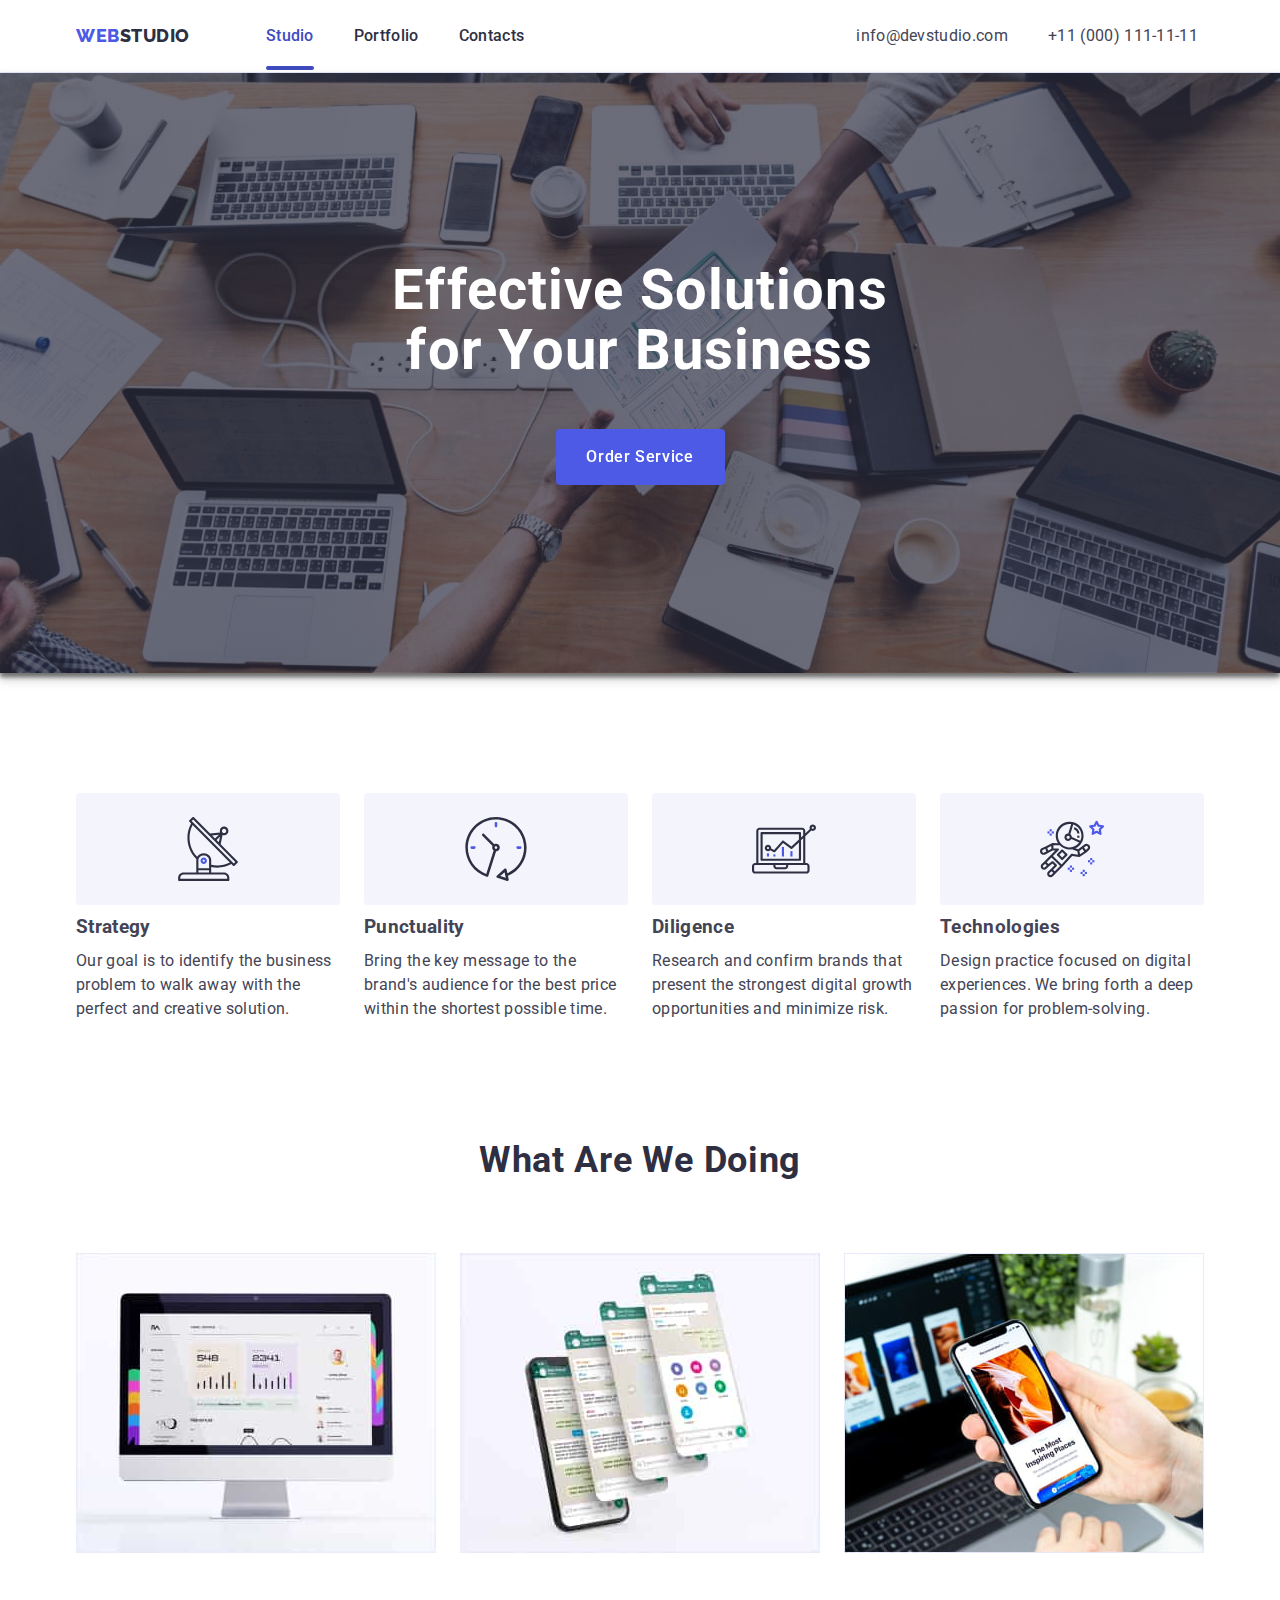
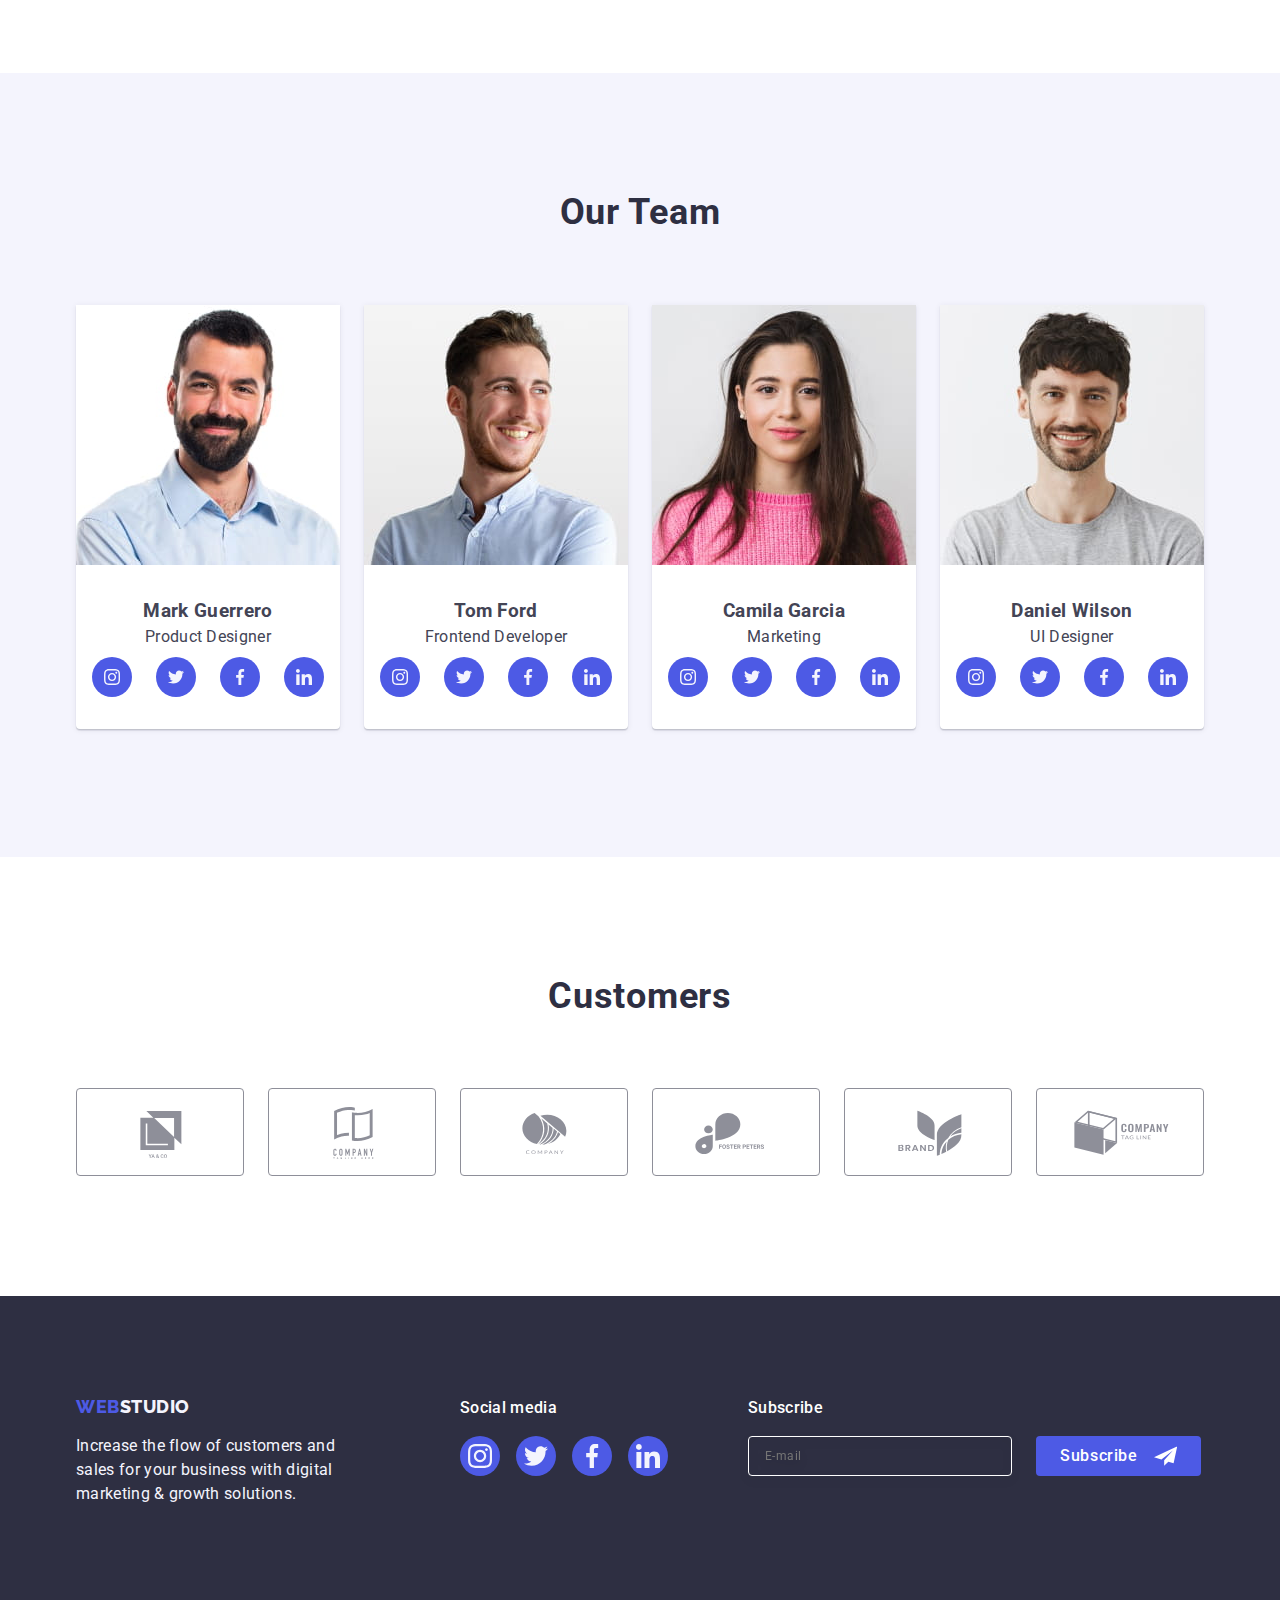
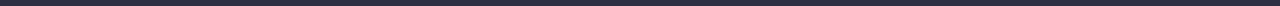
<file: index.html>
<!DOCTYPE html>
<html lang="en">
  <head>
    <meta charset="UTF-8" />
    <meta http-equiv="X-UA-Compatible" content="IE=edge" />
    <meta name="viewport" content="width=device-width, initial-scale=1.0" />
    <title>WebStudio</title>
    <link rel="preconnect" href="https://fonts.googleapis.com" />
    <link rel="preconnect" href="https://fonts.gstatic.com" crossorigin />
    <link
      href="https://fonts.googleapis.com/css2?family=Raleway:wght@800&family=Roboto:wght@400;500;700;900&display=swap"
      rel="stylesheet"
    />
    <link rel="stylesheet" href="./css/modern-normalize.min.css" />
    <link rel="stylesheet" href="./css/styles.css" />
  </head>
  <body>
    <!--Header-->
    <header class="header">
      <div class="header-container container">
        <nav class="header-nav">
          <a class="logo-link link header-logo" href="./index.html"
            >Web<span class="logo-header">Studio</span></a
          >
          <ul class="list menu-list">
            <li class="menu-link"
              ><a class="nav-link link active" href="./index.html">Studio</a></li
            >
            <li class="menu-link"
              ><a class="nav-link link" href="./portfolio.html">Portfolio</a></li
            >
            <li class="menu-link"><a class="nav-link link" href="">Contacts</a></li>
          </ul>
        </nav>
        <address class="address">
          <ul class="list address-list">
            <li class="address-list-link"
              ><a class="address-link link" href="mailto:info@devstudio.com"
                >info@devstudio.com</a
              ></li
            >
            <li class="address-list-link"
              ><a class="address-link link" href="tel:+110001111111">+11 (000) 111-11-11</a></li
            >
          </ul>
        </address>
      </div>
    </header>
    <!--Main-content-->
    <main>
      <!-- Hero-section -->
      <section class="hero-section">
        <div class="container">
          <h1 class="hero-title">Effective Solutions for Your Business</h1>
          <button type="button" class="hero-btn" data-modal-open>Order Service</button>
        </div>
      </section>

      <!--Features-->
      <section class="features-section">
        <div class="container">
          <h2 class="features" hidden>Our Features</h2>
          <ul class="list features-list">
            <li class="features-item">
              <div class="feature-icons">
                <svg class="feature-icon" width="64" height="64">
                  <use href="./images/icons.svg#antenna"></use>
                </svg>
              </div>
              <h3 class="features-title">Strategy</h3>
              <p class="features-txt">
                Our goal is to identify the business problem to walk away with the perfect and
                creative solution.
              </p>
            </li>
            <li class="features-item">
              <div class="feature-icons">
                <svg class="feature-icon" width="64" height="64">
                  <use href="./images/icons.svg#clock"></use>
                </svg>
              </div>
              <h3 class="features-title">Punctuality</h3>
              <p class="features-txt">
                Bring the key message to the brand's audience for the best price within the shortest
                possible time.
              </p>
            </li>
            <li class="features-item">
              <div class="feature-icons">
                <svg class="feature-icon" width="64" height="64">
                  <use href="./images/icons.svg#diagram"></use>
                </svg>
              </div>
              <h3 class="features-title">Diligence</h3>
              <p class="features-txt">
                Research and confirm brands that present the strongest digital growth opportunities
                and minimize risk.
              </p>
            </li>
            <li class="features-item">
              <div class="feature-icons">
                <svg class="feature-icon" width="64" height="64">
                  <use href="./images/icons.svg#astronaut"></use>
                </svg>
              </div>
              <h3 class="features-title">Technologies</h3>
              <p class="features-txt">
                Design practice focused on digital experiences. We bring forth a deep passion for
                problem-solving.
              </p>
            </li>
          </ul>
        </div>
      </section>

      <!--Our services-->
      <section class="service-section">
        <div class="container">
          <h2 class="service-title">What are we doing</h2>
          <ul class="list service-list">
            <li class="service-item">
              <img
                class="service-img"
                src="./images/rectangle-71.jpg"
                alt="screen with statistics"
                width="360"
                height="300"
              />
            </li>
            <li class="service-item">
              <img
                class="service-img"
                src="./images/rectangle-72.jpg"
                alt="whatsup screens"
                width="360"
                height="300"
              />
            </li>
            <li class="service-item">
              <img
                class="service-img"
                src="./images/rectangle-73.jpg"
                alt="mobile app"
                width="360"
                height="300"
              />
            </li>
          </ul>
        </div>
      </section>
      <!--Team cards-->
      <section class="team team-section">
        <div class="container">
          <h2 class="team-title">Our Team</h2>
          <ul class="list team-list">
            <li class="team-list-item">
              <img src="./images/img-ot-01.jpg" alt="handsome Mark" width="264" height="260" />
              <div class="team-card">
                <h3 class="team-list-title">Mark Guerrero</h3>
                <p class="team-txt">Product Designer</p>
                <ul class="list team-list-links">
                  <li class="team-link-item">
                    <a class="link team-link" href="">
                      <svg class="team-link-icon" width="16" height="16">
                        <use href="./images/icons.svg#instagram"></use>
                      </svg>
                    </a>
                  </li>
                  <li class="team-link-item">
                    <a href="" class="link team-link">
                      <svg class="team-link-icon" width="16" height="16">
                        <use href="./images/icons.svg#twitter"></use>
                      </svg>
                    </a>
                  </li>
                  <li class="team-link-item">
                    <a href="" class="link team-link">
                      <svg class="team-link-icon" width="16" height="16">
                        <use href="./images/icons.svg#facebook"></use>
                      </svg>
                    </a>
                  </li>
                  <li class="team-link-item">
                    <a href="" class="link team-link">
                      <svg class="team-link-icon" width="16" height="16">
                        <use href="./images/icons.svg#linkedin"></use>
                      </svg>
                    </a>
                  </li>
                </ul>
              </div>
            </li>
            <li class="team-list-item">
              <img src="./images/img-ot-02.jpg" alt="Smiling Tom" width="264" height="260" />
              <div class="team-card">
                <h3 class="team-list-title">Tom Ford</h3>
                <p class="team-txt">Frontend Developer</p>
                <ul class="list team-list-links">
                  <li class="team-link-item">
                    <a href="" class="link team-link">
                      <svg class="team-link-icon" width="16" height="16">
                        <use href="./images/icons.svg#instagram"></use>
                      </svg>
                    </a>
                  </li>
                  <li class="team-link-item">
                    <a href="" class="link team-link">
                      <svg class="team-link-icon" width="16" height="16">
                        <use href="./images/icons.svg#twitter"></use>
                      </svg>
                    </a>
                  </li>
                  <li class="team-link-item">
                    <a href="" class="link team-link">
                      <svg class="team-link-icon" width="16" height="16">
                        <use href="./images/icons.svg#facebook"></use>
                      </svg>
                    </a>
                  </li>
                  <li class="team-link-item">
                    <a href="" class="link team-link">
                      <svg class="team-link-icon" width="16" height="16">
                        <use href="./images/icons.svg#linkedin"></use>
                      </svg>
                    </a>
                  </li>
                </ul>
              </div>
            </li>
            <li class="team-list-item">
              <img src="./images/img-ot-03.jpg" alt="Pretty Camila" width="264" height="260" />
              <div class="team-card">
                <h3 class="team-list-title">Camila Garcia</h3>
                <p class="team-txt">Marketing</p>
                <ul class="list team-list-links">
                  <li class="team-link-item">
                    <a href="" class="link team-link">
                      <svg class="team-link-icon" width="16" height="16">
                        <use href="./images/icons.svg#instagram"></use>
                      </svg>
                    </a>
                  </li>
                  <li class="team-link-item">
                    <a href="" class="link team-link">
                      <svg class="team-link-icon" width="16" height="16">
                        <use href="./images/icons.svg#twitter"></use>
                      </svg>
                    </a>
                  </li>
                  <li class="team-link-item">
                    <a href="" class="link team-link">
                      <svg class="team-link-icon" width="16" height="16">
                        <use href="./images/icons.svg#facebook"></use>
                      </svg>
                    </a>
                  </li>
                  <li class="team-link-item">
                    <a href="" class="link team-link">
                      <svg class="team-link-icon" width="16" height="16">
                        <use href="./images/icons.svg#linkedin"></use>
                      </svg>
                    </a>
                  </li>
                </ul>
              </div>
            </li>
            <li class="team-list-item">
              <img src="./images/img-ot-04.jpg" alt="Smiling designer" width="264" height="260" />
              <div class="team-card">
                <h3 class="team-list-title">Daniel Wilson</h3>
                <p class="team-txt">UI Designer</p>
                <ul class="list team-list-links">
                  <li class="team-link-item">
                    <a href="" class="link team-link">
                      <svg class="team-link-icon" width="16" height="16">
                        <use href="./images/icons.svg#instagram"></use>
                      </svg>
                    </a>
                  </li>
                  <li class="team-link-item">
                    <a href="" class="link team-link">
                      <svg class="team-link-icon" width="16" height="16">
                        <use href="./images/icons.svg#twitter"></use>
                      </svg>
                    </a>
                  </li>
                  <li class="team-link-item">
                    <a href="" class="link team-link">
                      <svg class="team-link-icon" width="16" height="16">
                        <use href="./images/icons.svg#facebook"></use>
                      </svg>
                    </a>
                  </li>
                  <li class="team-link-item">
                    <a href="" class="link team-link">
                      <svg class="team-link-icon" width="16" height="16">
                        <use href="./images/icons.svg#linkedin"></use>
                      </svg>
                    </a>
                  </li>
                </ul>
              </div>
            </li>
          </ul>
        </div>
      </section>
      <!-- Customers -->
      <section class="customer-section">
        <div class="container">
          <h2 class="customer-title">Customers</h2>
          <ul class="list customer-list">
            <li class="customer-list-item">
              <a href="" class="link customer-link">
                <svg class="customer-icon" width="104" height="56">
                  <use href="./images/icons.svg#customer-logo"></use>
                </svg>
              </a>
            </li>
            <li class="customer-list-item">
              <a href="" class="link customer-link">
                <svg class="customer-icon" width="104" height="56">
                  <use href="./images/icons.svg#customer-logo-1"></use>
                </svg>
              </a>
            </li>
            <li class="customer-list-item">
              <a href="" class="link customer-link">
                <svg class="customer-icon" width="104" height="56">
                  <use href="./images/icons.svg#customer-logo-2"></use>
                </svg>
              </a>
            </li>
            <li class="customer-list-item">
              <a href="" class="link customer-link">
                <svg class="customer-icon" width="104" height="56">
                  <use href="./images/icons.svg#customer-logo-3"></use>
                </svg>
              </a>
            </li>
            <li class="customer-list-item">
              <a href="" class="link customer-link">
                <svg class="customer-icon" width="104" height="56">
                  <use href="./images/icons.svg#customer-logo-4"></use>
                </svg>
              </a>
            </li>
            <li class="customer-list-item">
              <a href="" class="link customer-link">
                <svg class="customer-icon" width="104" height="56">
                  <use href="./images/icons.svg#customer-logo-5"></use>
                </svg>
              </a>
            </li>
          </ul>
        </div>
      </section>
    </main>
    <!--footer-->
    <footer class="footer">
      <div class="container footer-container">
        <div class="footer-copyright">
          <a class="link logo-link footer-logo" href="./index.html"
            >Web<span class="logo-footer">Studio</span></a
          >
          <p class="footer-txt">
            Increase the flow of customers and sales for your business with digital marketing &
            growth solutions.
          </p>
        </div>
        <div class="footer-media">
          <p class="social-media">Social media</p>
          <ul class="list footer-list">
            <li class="footer-list-item">
              <a class="footer-link link" href="">
                <svg class="footer-icon" width="24" height="24">
                  <use href="./images/icons.svg#instagram"></use>
                </svg>
              </a>
            </li>
            <li class="footer-list-item">
              <a class="footer-link link" href="">
                <svg class="footer-icon" width="24" height="24">
                  <use href="./images/icons.svg#twitter"></use>
                </svg>
              </a>
            </li>
            <li class="footer-list-item">
              <a class="footer-link link" href="">
                <svg class="footer-icon" width="24" height="24">
                  <use href="./images/icons.svg#facebook"></use>
                </svg>
              </a>
            </li>
            <li class="footer-list-item">
              <a class="footer-link link" href="">
                <svg class="footer-icon" width="24" height="24">
                  <use href="./images/icons.svg#linkedin"></use>
                </svg>
              </a>
            </li>
          </ul>
        </div>
        <form class="footer-input">
          <label class="footer-label" for="footer_email">Subscribe</label>
          <div class="footer-wrapper">
            <input class="footer-email" type="text" name="footer_email" placeholder="E-mail" />
            <button type="submit" class="btn footer-btn"
              ><span>Subscribe</span
              ><svg class="footer-btn-icon" width="24" height="24">
                <use href="./images/icons.svg#footer-icon"></use></svg
            ></button>
          </div>
        </form>
      </div>
    </footer>
    <!-- Modal window -->
    <div class="backdrop is-hidden" data-modal>
      <div class="modal">
        <button type="button" class="modal-close-btn" data-modal-close>
          <svg class="modal-close-icon" width="8" height="8">
            <use href="./images/icons.svg#close-modal-btn"></use>
          </svg>
        </button>
        <strong class="modal-title">Leave your contacts and we will call you back</strong>
        <form class="modal-form form" name="modal_form">
          <label class="form-label" for="modal_name">Name</label>
          <div class="form-wrapper">
            <input class="form-field" type="text" name="modal_name" id="modal_name" />
            <svg class="form-icon" width="18" height="24">
              <use href="./images/icons.svg#name-modal"></use>
            </svg>
          </div>
          <label class="form-label" for="modal_phone">Phone</label>
          <div class="form-wrapper">
            <input class="form-field" type="text" name="modal_phone" id="modal_phone" />
            <svg class="form-icon" width="18" height="24">
              <use href="./images/icons.svg#phone-modal"></use>
            </svg>
          </div>
          <label class="form-label" for="modal_email">Email</label>
          <div class="form-wrapper">
            <input class="form-field" type="text" name="modal_email" id="modal_email" />
            <svg class="form-icon" width="18" height="24">
              <use href="./images/icons.svg#email-modal"></use>
            </svg>
          </div>
          <label class="form-label" for="modal_comment">Comment</label>
          <textarea
            class="form-comment"
            name="modal_comment"
            id="modal_comment"
            rows="6"
            placeholder="Text input"
          >
          </textarea>
          <label class="form-agreement">
            <input class="form-check-input" type="checkbox" name="modal_agreement" />
            <span class="form-agreement-text"
              >I accept the terms and conditions of the
              <a class="form-agreement-link" href="">Privacy Policy</a></span
            >
          </label>
          <button class="form-btn btn" type="submit">Send</button>
        </form>
      </div>
    </div>
    <script src="./js/modal.js"></script>
  </body>
</html>
</file>
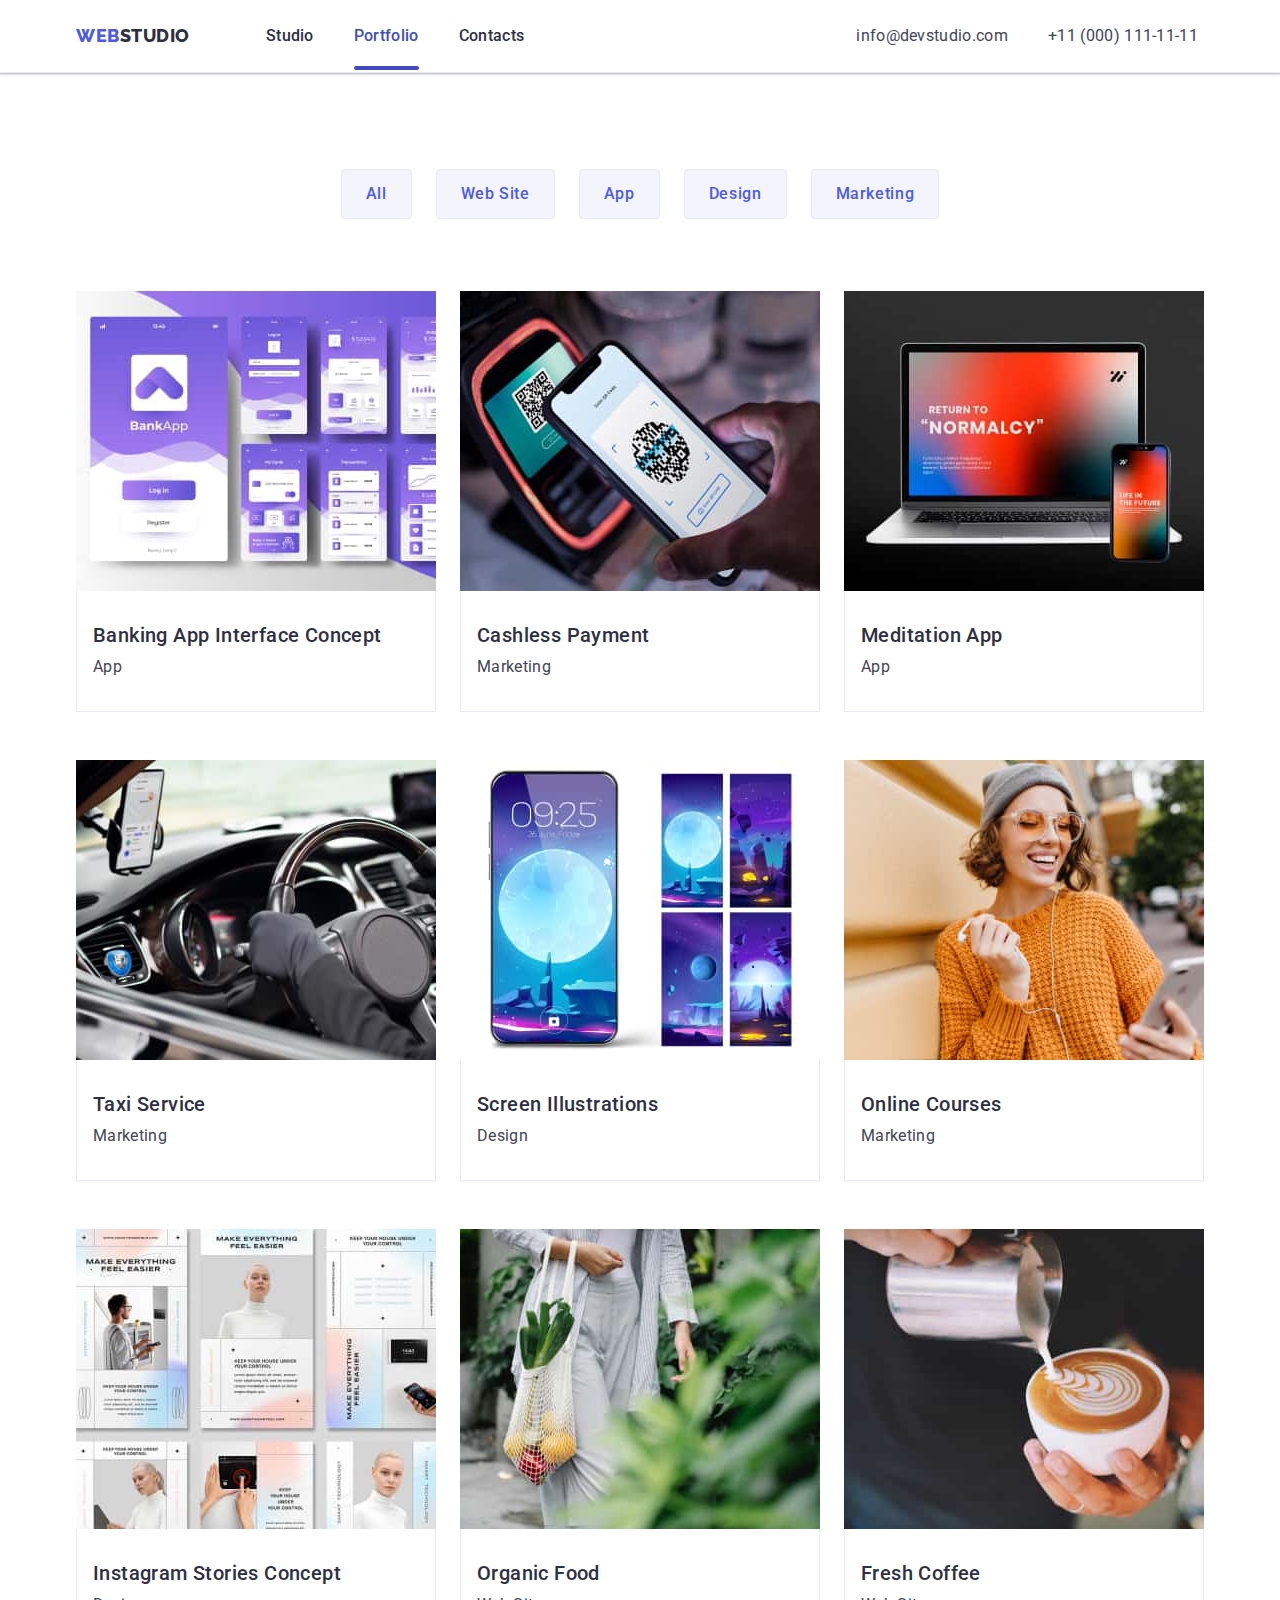
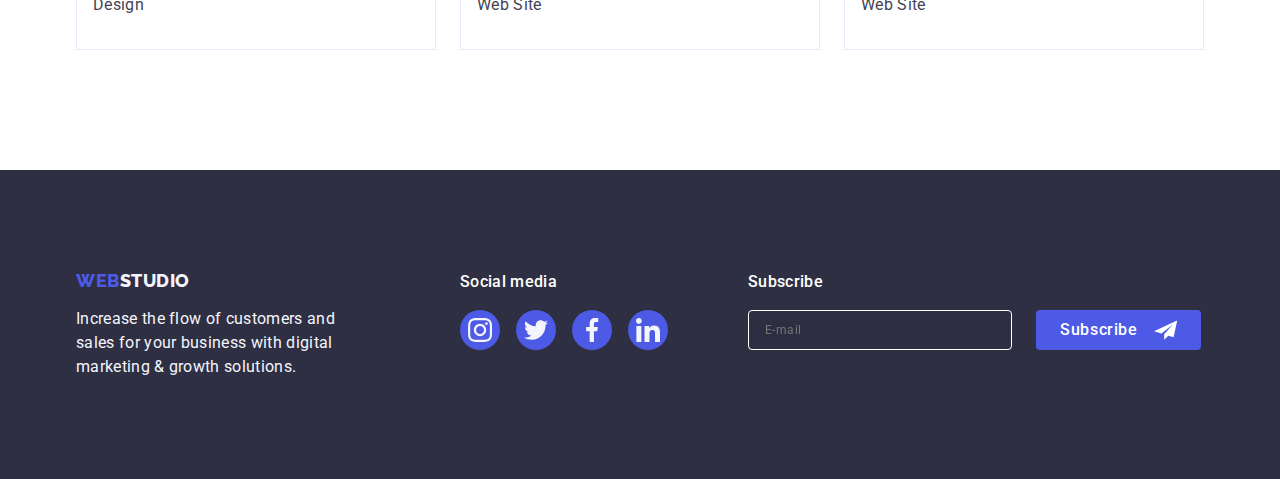
<file: portfolio.html>
<!DOCTYPE html>
<html lang="en">
  <head>
    <meta charset="UTF-8" />
    <meta http-equiv="X-UA-Compatible" content="IE=edge" />
    <meta name="viewport" content="width=device-width, initial-scale=1.0" />
    <title>WebStudio</title>
    <link rel="preconnect" href="https://fonts.googleapis.com" />
    <link rel="preconnect" href="https://fonts.gstatic.com" crossorigin />
    <link
      href="https://fonts.googleapis.com/css2?family=Raleway:wght@800&family=Roboto:wght@400;500;700;900&display=swap"
      rel="stylesheet"
    />
    <link rel="stylesheet" href="./css/modern-normalize.min.css" />
    <link rel="stylesheet" href="./css/styles.css" />
  </head>
  <body>
    <!--Header-->
    <header class="header">
      <div class="header-container container">
        <nav class="header-nav">
          <a class="logo-link link header-logo" href="./index.html"
            >Web<span class="logo-header">Studio</span></a
          >
          <ul class="list menu-list">
            <li class="menu-link"><a class="nav-link link" href="./index.html">Studio</a></li>
            <li class="menu-link"
              ><a class="nav-link link active" href="./portfolio.html">Portfolio</a></li
            >
            <li class="menu-link"><a class="nav-link link" href="">Contacts</a></li>
          </ul>
        </nav>
        <address class="address">
          <ul class="list address-list">
            <li class="address-list-link"
              ><a class="address-link link" href="mailto:info@devstudio.com"
                >info@devstudio.com</a
              ></li
            >
            <li class="address-list-link"
              ><a class="address-link link" href="tel:+110001111111">+11 (000) 111-11-11</a></li
            >
          </ul>
        </address>
      </div>
    </header>
    <main>
      <!-- Hero-section -->
      <section class="portfolio-section">
        <div class="container">
          <h1 class="filter-title" hidden>Navigation filter</h1>
          <ul class="list filter-list">
            <li><button type="button" class="filter-btn">All</button></li>
            <li><button type="button" class="filter-btn">Web Site</button></li>
            <li><button type="button" class="filter-btn">App</button></li>
            <li><button type="button" class="filter-btn">Design</button></li>
            <li><button type="button" class="filter-btn">Marketing</button></li>
          </ul>
          <!-- Gallery -->
          <ul class="list gallery-list">
            <li class="gallery-item">
              <a class="link gallery-link" href="">
                <div class="gallery-thumb">
                  <img
                    src="./images/portfolio-img-8.jpg"
                    alt="app screens"
                    width="360"
                    height="300"
                  />
                  <p class="overlay-txt overlay">
                    14 Stylish and User-Friendly App Design Concepts · Task Manager App · Calorie
                    Tracker App · Exotic Fruit Ecommerce App · Cloud Storage App
                  </p>
                </div>
                <div class="gallery-txt">
                  <h2 class="gallery-item-title">Banking App Interface Concept</h2>
                  <p class="gallary-link-txt">App</p>
                </div>
              </a>
            </li>
            <li class="gallery-item">
              <a class="link gallery-link" href="">
                <div class="gallery-thumb">
                  <img src="./images/portfolio-img-7.jpg" alt="payment" width="360" height="300" />
                  <p class="overlay-txt overlay">
                    14 Stylish and User-Friendly App Design Concepts · Task Manager App · Calorie
                    Tracker App · Exotic Fruit Ecommerce App · Cloud Storage App
                  </p>
                </div>
                <div class="gallery-txt">
                  <h2 class="gallery-item-title">Cashless Payment</h2>
                  <p class="gallary-link-txt">Marketing</p>
                </div>
              </a>
            </li>
            <li class="gallery-item">
              <a class="link gallery-link" href="">
                <div class="gallery-thumb">
                  <img
                    src="./images/portfolio-img-6.jpg"
                    alt="laptop and smartphone"
                    width="360"
                    height="300"
                  />
                  <p class="overlay-txt overlay">
                    14 Stylish and User-Friendly App Design Concepts · Task Manager App · Calorie
                    Tracker App · Exotic Fruit Ecommerce App · Cloud Storage App
                  </p>
                </div>
                <div class="gallery-txt">
                  <h2 class="gallery-item-title">Meditation App</h2>
                  <p class="gallary-link-txt">App</p>
                </div>
              </a>
            </li>
            <li class="gallery-item">
              <a class="link gallery-link" href="">
                <div class="gallery-thumb">
                  <img
                    src="./images/portfolio-img-5.jpg"
                    alt="car drive"
                    width="360"
                    height="300"
                  />
                  <p class="overlay-txt overlay">
                    14 Stylish and User-Friendly App Design Concepts · Task Manager App · Calorie
                    Tracker App · Exotic Fruit Ecommerce App · Cloud Storage App
                  </p>
                </div>
                <div class="gallery-txt">
                  <h2 class="gallery-item-title">Taxi Service</h2>
                  <p class="gallary-link-txt">Marketing</p>
                </div>
              </a>
            </li>
            <li class="gallery-item">
              <a class="link gallery-link" href="">
                <div class="gallery-thumb">
                  <img
                    src="./images/portfolio-img-4.jpg"
                    alt="smartphone with homescreen"
                    width="360"
                    height="300"
                  />
                  <p class="overlay-txt overlay">
                    14 Stylish and User-Friendly App Design Concepts · Task Manager App · Calorie
                    Tracker App · Exotic Fruit Ecommerce App · Cloud Storage App
                  </p>
                </div>
                <div class="gallery-txt">
                  <h2 class="gallery-item-title">Screen Illustrations</h2>
                  <p class="gallary-link-txt">Design</p>
                </div>
              </a>
            </li>
            <li class="gallery-item">
              <a class="link gallery-link" href="">
                <div class="gallery-thumb">
                  <img
                    src="./images/portfolio-img-3.jpg"
                    alt="smiling girl"
                    width="360"
                    height="300"
                  />
                  <p class="overlay-txt overlay">
                    14 Stylish and User-Friendly App Design Concepts · Task Manager App · Calorie
                    Tracker App · Exotic Fruit Ecommerce App · Cloud Storage App
                  </p>
                </div>
                <div class="gallery-txt">
                  <h2 class="gallery-item-title">Online Courses</h2>
                  <p class="gallary-link-txt">Marketing</p>
                </div>
              </a>
            </li>
            <li class="gallery-item">
              <a class="link gallery-link" href="">
                <div class="gallery-thumb">
                  <img
                    src="./images/portfolio-img-2.jpg"
                    alt="screenshots"
                    width="360"
                    height="300"
                  />
                  <p class="overlay-txt overlay">
                    14 Stylish and User-Friendly App Design Concepts · Task Manager App · Calorie
                    Tracker App · Exotic Fruit Ecommerce App · Cloud Storage App
                  </p>
                </div>
                <div class="gallery-txt">
                  <h2 class="gallery-item-title">Instagram Stories Concept</h2>
                  <p class="gallary-link-txt">Design</p>
                </div>
              </a>
            </li>
            <li class="gallery-item">
              <a class="link gallery-link" href="">
                <div class="gallery-thumb">
                  <img
                    src="./images/portfolio-img-1.jpg"
                    alt="lady with food"
                    width="360"
                    height="300"
                  />
                  <p class="overlay-txt overlay">
                    14 Stylish and User-Friendly App Design Concepts · Task Manager App · Calorie
                    Tracker App · Exotic Fruit Ecommerce App · Cloud Storage App
                  </p>
                </div>
                <div class="gallery-txt">
                  <h2 class="gallery-item-title">Organic Food</h2>
                  <p class="gallary-link-txt">Web Site</p>
                </div>
              </a>
            </li>
            <li class="gallery-item">
              <a class="link gallery-link" href="">
                <div class="gallery-thumb">
                  <img src="./images/portfolio-img.jpg" alt="cappuccino" width="360" height="300" />
                  <p class="overlay-txt overlay">
                    14 Stylish and User-Friendly App Design Concepts · Task Manager App · Calorie
                    Tracker App · Exotic Fruit Ecommerce App · Cloud Storage App
                  </p>
                </div>
                <div class="gallery-txt">
                  <h2 class="gallery-item-title">Fresh Coffee</h2>
                  <p class="gallary-link-txt">Web Site</p>
                </div>
              </a>
            </li>
          </ul>
        </div>
      </section>
    </main>
    <!--footer-->
    <footer class="footer">
      <div class="container footer-container">
        <div class="footer-copyright">
          <a class="link logo-link footer-logo" href="./index.html"
            >Web<span class="logo-footer">Studio</span></a
          >
          <p class="footer-txt">
            Increase the flow of customers and sales for your business with digital marketing &
            growth solutions.
          </p>
        </div>
        <div class="footer-media">
          <p class="social-media">Social media</p>
          <ul class="list footer-list">
            <li class="footer-list-item">
              <a class="footer-link link" href="">
                <svg class="footer-icon" width="24" height="24">
                  <use href="./images/icons.svg#instagram"></use>
                </svg>
              </a>
            </li>
            <li class="footer-list-item">
              <a class="footer-link link" href="">
                <svg class="footer-icon" width="24" height="24">
                  <use href="./images/icons.svg#twitter"></use>
                </svg>
              </a>
            </li>
            <li class="footer-list-item">
              <a class="footer-link link" href="">
                <svg class="footer-icon" width="24" height="24">
                  <use href="./images/icons.svg#facebook"></use>
                </svg>
              </a>
            </li>
            <li class="footer-list-item">
              <a class="footer-link link" href="">
                <svg class="footer-icon" width="24" height="24">
                  <use href="./images/icons.svg#linkedin"></use>
                </svg>
              </a>
            </li>
          </ul>
        </div>
        <form class="footer-input">
          <label class="footer-label" for="footer_email">Subscribe</label>
          <div class="footer-wrapper">
            <input class="footer-email" type="text" name="footer_email" placeholder="E-mail" />
            <button type="submit" class="btn footer-btn"
              ><span>Subscribe</span
              ><svg class="footer-btn-icon" width="24" height="24">
                <use href="./images/icons.svg#footer-icon"></use></svg
            ></button>
          </div>
        </form>
      </div>
    </footer>
  </body>
</html>
</file>
<file: css/styles.css>
:root {
    --main-text-color: #434455;
    --green-color: #31D0AA;
    --blue-logo-color: #4D5AE5;
    --dark-color: #2E2F42;
    --subtitle-color: #8E8F99;
    --accent-color: #E7E9FC;
    --light-color: #F4F4FD;
    --white-color: #ffffff;
    --hover-color: #404BBF;
}

body {
    font-family: "Roboto", sans-serif;
        font-style: normal;
        font-weight: 400;
        font-size: 16px;
        line-height: 1.5;
    
        letter-spacing: 0.02em;
    
        color: #434455;
        background-color: var(--white-color);
}

img {
    display: block;
}

/* Reset */
h1, h2, h3, h4, h5, h6, p, ul {
    list-style: none;
    padding: 0;
    margin: 0;
}

/* Container */
.header {
    border-bottom: 1px solid #e7e9fc;
    box-shadow: 0px 2px 1px rgba(46, 47, 66, 0.08),
        0px 1px 1px rgba(46, 47, 66, 0.16),
        0px 1px 6px rgba(46, 47, 66, 0.08);
}

.container {
    display: flex;
    width: 1158px;
    margin: 0 auto;
    padding: 0 15px;
}

.header-container {
    display: flex;
    align-items: center;
}
.menu-list {
    position: relative;
    display: flex;
    align-items: center;
    margin-right: 332px;
    gap: 40px;
}

.menu-link {
    position: relative;
    padding: 24px 0;
}

.address-list {
    display: flex;
    gap:40px;
    
}

.header-nav {
    display: flex;
    align-items: center;
}

/* Header */
.logo-link {
    font-family: "Raleway", sans-serif;
        font-style: normal;
        font-weight: 800;
        font-size: 18px;
        line-height: 1.17;
        
    
        letter-spacing: 0.03em;
        text-transform: uppercase;
    color: var(--blue-logo-color);

}
.header-logo {
    display: flex;
    margin-right: 76px;
    align-items: center;

}

.link {
    text-decoration: none
}

.logo-header {
    text-decoration: none;
    color: var(--dark-color);
}

.list {
    list-style: none;
}

.nav-link {
    position: relative;
    padding: 24px 0;
        font-family: "Roboto", sans-serif;
            font-style: normal;
            font-weight: 500;
            font-size: 16px;
            line-height: 1.5;
            text-decoration: none;
        
            letter-spacing: 0.02em;
        
        color: var(--dark-color);
        transition: color 250ms cubic-bezier(0.4, 0, 0.2, 1);
}

.nav-link:hover,
.nav-link:focus {
    color: var(--hover-color);
}

.nav-link::after {
    content: '';

    position: absolute;
    bottom: -1px;
    left: 0;

    display: block;
    width: 100%;
    height: 4px;

    border-radius: 2px;
}

.active {
    color: #404bbf;
}

.nav-link.active::after {
    background-color: var(--hover-color);
}

.address {
    font-style: normal;
    display: flex;

}

.address-link {
    font-family: "Roboto", sans-serif;
        font-style: normal;
        font-weight: 400;
        font-size: 16px;
        line-height: 1.5;
        text-decoration: none;
        
    
        letter-spacing: 0.02em;
    
        color: var(--main-text-color);
        transition: color 250ms cubic-bezier(0.4, 0, 0.2, 1);
}

.address-link:hover,
.address-link:focus {
    color: var(--hover-color);
}

/* Footer */
.footer {
    display: block;
    padding: 100px 0;
    background-color: var(--dark-color);
}

.logo-footer {
    color: var(--light-color);
}

.footer-txt {
    display: block;
    max-width: 264px;
        color: var(--light-color);

}

.footer-container {
    display: flex;
    /* align-items: baseline; */
}

.footer-copyright {
    margin-right: 120px;
}

.footer-logo {
    display: inline-block;
    margin-bottom: 16px;
}

.social-media {
    font-family: "Roboto",
        sans-serif;
        font-style: normal;
        font-weight: 500;
        font-size: 16px;
        line-height: 24px;
      
        letter-spacing: 0.02em;

        margin-bottom: 16px;

        color: var(--white-color);
}

.footer-media {
    display: block;
    margin-right: 80px;
}

.footer-list {
    display: flex;
    gap: 16px;
}

.footer-list-item {
    display: flex;
    width: 40px;
    height: 40px;
}

.footer-link {
    display: flex;
    width: 100%;
    height: 100%;
    justify-content: center;
    align-items: center;
    border-radius: 50%;
    background-color: var(--blue-logo-color);

    transition: background-color 250ms cubic-bezier(0.4, 0, 0.2, 1);;
}

.footer-link:hover,
.footer-link:focus {
    background-color: var(--green-color);
}

.footer-link svg {
    width: 24px;
    height: 24px;

}

.footer-icon {
    fill: #f4f4fd;
}

/* Footer INPUT */

.footer-input {
}

.footer-wrapper {
   display: flex;
   gap: 24px;
}


.footer-label {
    display: block;
    margin-bottom: 16px;

    font-weight: 500;
    font-size: 16px;
    line-height: 24px;

    letter-spacing: 0.02em;
    color: #FFFFFF;
}

.footer-email {
    display: block;
    width: 264px;
    height: 40px;
    padding-left: 16px;

    background-color: transparent;
    border: 1px solid #FFFFFF;
    filter: drop-shadow(0px 4px 4px rgba(0, 0, 0, 0.15));
    border-radius: 4px;

    font-weight: 400;
    font-size: 12px;
    line-height: 24px;
    align-items: center;
    letter-spacing: 0.04em;
    color: #FFFFFF;

}

.footer-btn {
    display: flex;
    width: 165px;
    height: 40px;
    gap: 16px;
    border: none;
    padding: 8px 24px;

    justify-content: center;
    align-items: center;
    padding: 8px 24px;
    gap: 16px;

    font-weight: 500;
    font-size: 16px;
    line-height: 24px;  
    align-items: center;
    text-align: center;
    letter-spacing: 0.04em;
    color: #FFFFFF;

    background: var(--blue-logo-color);
    border-radius: 4px;

    transition: background-color 250ms cubic-bezier(0.4, 0, 0.2, 1);
}

.footer-btn:hover,
.footer-btn:focus {
    background-color: var(--green-color);
}

.footer-btn[type=submit] {
    cursor: pointer;
}

.footer-btn-icon {
    fill: #ffffff;
}


/* STUDIO PAGE */
/* Hero Section */
.hero-section {
    max-width: 1440px;
    margin-left: auto;
    margin-right: auto;
    padding: 188px 0;
    background-color: var(--dark-color);
    box-shadow: 0px 4px 4px rgba(0, 0, 0, 0.25), 0px 4px 4px rgba(0, 0, 0, 0.25);
    background-image: linear-gradient(rgba(46, 47, 66, 0.7), rgba(46, 47, 66, 0.7)), url(../images/people-office.jpg);
    filter: drop-shadow(0px 4px 4px rgba(0, 0, 0, 0.25));
    background-size: cover;
    background-position: center;
    background-repeat: no-repeat;

}

.hero-section .container {
    display: block;

}

.hero-title {
    display: block;
    margin: 0px auto 48px auto;
    max-width: 496px;

    font-family: "Roboto",
        sans-serif;
        font-style: normal;
        font-weight: 700;
        font-size: 56px;
        line-height: 1.07;

        text-align: center;
        letter-spacing: 0.02em;
      
        color: var(--white-color);
}

.hero-btn {
    display: block;
    margin: 0 auto;
    min-width: 169px;
    height: 56px;
    border: none;
    border-radius: 4px;

    font-family: "Roboto",
        sans-serif;
        font-style: normal;
        font-weight: 500;
        font-size: 16px;
        line-height: 1.5;
        background-color: var(--blue-logo-color);
    
        letter-spacing: 0.04em;
    
        color: var(--white-color);

        transition: background-color 250ms cubic-bezier(0.4, 0, 0.2, 1);
}

.hero-btn:hover,
.hero-btn:focus {
    background-color: var(--hover-color);
}

.hero-btn[type=button] {
    cursor: pointer;
}

/* Features */
.features-section {
    padding: 120px 0px;
}

.features-list {
    display: flex;
    gap: 24px;
}

.features-item {
    display: block;
    width: calc((100% - 72px) / 4);
}

.features-title {
    margin-bottom: 8px;
}


.features-title,
.team-list-title, {
    margin-bottom: 8px;
    font-family: "Roboto",
        sans-serif;
        font-style: normal;
        font-weight: 500;
        font-size: 20px;
        line-height: 1.2;
    
        letter-spacing: 0.02em;
    
        color: var(--dark-color);
}

.feature-icons {
    display: flex;
    height: 112px;
    justify-content: center;
    align-items: center;

    background-color: #f4f4fd;
    border-radius: 4px;
    margin-bottom: 8px;
}

/* Service */

.service-section {
    padding-bottom: 120px;
}

.service-section .container {
    display: block;
}

.service-list {
    display: flex;
    gap: 24px;
}

.service-title {
    display: block;
    margin-bottom: 72px;
}

.service-title,
.team-title,
.customer-title {
    font-family: "Roboto",
        sans-serif;
        font-style: normal;
        font-weight: 700;
        font-size: 36px;
        line-height: 1.11;
    
        text-align: center;
        letter-spacing: 0.02em;
        text-transform: capitalize;

        color: var(--dark-color);
}

/* Team cards */

.team-section {
    padding: 120px 0;
}

.team-section .container {
    display: block;

}

.team-title {
    display: block;
    margin-bottom: 72px;
}

.team-list {
    display: flex;
    gap: 24px;
}

.team-card {
    display: block;
    padding: 32px 0;
}

.team {
    background-color: var(--light-color);
}


.team-list-item {
    display: block;
    width: calc((100% - 72px) / 4);
    border-radius: 0px 0px 4px 4px;
    text-align: center;
    background-color: var(--white-color);
    box-shadow: 0px 1px 6px rgba(46, 47, 66, 0.08),
        0px 1px 1px rgba(46, 47, 66, 0.16),
        0px 2px 1px rgba(46, 47, 66, 0.08);
}

.team-list-item {
    margin-bottom: 8px;
}

.team-txt {
    text-align: center;
        font-size: 16px;
        line-height: 1.5;

        letter-spacing: 0.02em;
    
        color: var(--main-text-color);
}

.team-link {

}

.team-list-links {
    display: flex;
    gap: 24px;
    justify-content: center;
    padding-top: 8px;
}

.team-link-item {
    width: 40px;
    height: 40px;
}

.team-link {
    display: flex;
    width: 100%;
    height: 100%;
    justify-content: center;
    align-items: center;
    border-radius: 50%;

    background-color: var(--blue-logo-color);
    transition: background-color 250ms cubic-bezier(0.4, 0, 0.2, 1);
}
.team-link-icon {
    width: 16px;
    height: 16px;
    fill: #f4f4fd;
}

.team-link:hover,
.team-link:focus {
    background-color: var(--hover-color);
}

/* Customers */

.customer-section {
    padding: 120px 0;
}

.customer-section .container {
    display: block;
}

.customer-title {
    line-height: 1.1em;
    display: block;
    margin-bottom: 72px;
}

.customer-list {
    display: flex;
    gap: 24px;
}

.customer-list-item {
    width: calc((100% - 120px) / 6);
    height: 88px;
}

.customer-link {
    display: flex;
    justify-content: center;
    align-items: center;
    width: 100%;
    height: 100%;
    border: 1px solid #8e8f99;
    border-radius: 4px;
    color: var(--subtitle-color);

    transition: border-color 250ms cubic-bezier(0.4, 0, 0.2, 1),
        color 250ms cubic-bezier(0.4, 0, 0.2, 1);

}

.customer-link:hover,
.customer-link:focus {
    color: #404bbf;
    border-color: #404bbf;
}

.customer-icon {
    fill: currentColor;
}

/* PORTFOLIO PAGE */
/* Main section */

.portfolio-section {
    padding-top: 96px;
    padding-bottom: 120px;
}

.portfolio-section .container {
    display: block;
}

.filter-list {
    display: flex;
    justify-content: center;
    gap: 24px;
    margin-bottom: 72px;
}



.filter-btn[type=button] {
    padding: 12px 24px;
    border: 1px solid #e7e9fc;
    border-radius: 4px;


    font-family: "Roboto",
        sans-serif;
    font-style: normal;
    font-weight: 500;
    font-size: 16px;
    line-height: 1.5;
    letter-spacing: 0.04em;
    cursor: pointer;

    color: var(--blue-logo-color);
    background-color: var(--light-color);
    transition: color 250ms cubic-bezier(0.4, 0, 0.2, 1),
        background-color 250ms cubic-bezier(0.4, 0, 0.2, 1),
        border-color 250ms cubic-bezier(0.4, 0, 0.2, 1),
        box-shadow 250ms cubic-bezier(0.4, 0, 0.2, 1);

}

.filter-btn:hover,
.filter-btn:focus {
    color: var(--white-color);
    background-color: var(--hover-color);
    border: 1px solid transparent;
    box-shadow: 0px 3px 1px rgba(0, 0, 0, 0.1),
        0px 2px 1px rgba(0, 0, 0, 0.08),
        0px 2px 2px rgba(0, 0, 0, 0.12);        
}

/* Gallery */

.gallery-list {
    display: flex;
    flex-wrap: wrap;
    column-gap: 24px;
    row-gap: 48px;
   
}

.gallery-item {
    width: calc((100% - 48px) / 3);
}

.gallery-link {
    display: block;
    transition: box-shadow 250ms cubic-bezier(0.4, 0, 0.2, 1);
}

.gallery-link:hover,
.gallery-link:focus {
    box-shadow: 0px 1px 6px rgba(46, 47, 66, 0.08),
        0px 1px 1px rgba(46, 47, 66, 0.16),
        0px 2px 1px rgba(46, 47, 66, 0.08);
        transform: translateY(0%);
}

.gallery-txt {
    padding: 32px 16px;
    border: 1px solid #e7e9fc;
    border-top: none;
}

.gallery-item-title {
    font-family: 'Roboto';
        font-style: normal;
        font-weight: 500;
        font-size: 20px;
        line-height: 24px;
    
        letter-spacing: 0.02em;
    
        color: var(--dark-color);
    margin-bottom: 8px;
}

.gallary-link-txt {
    font-weight: 400;
        font-size: 16px;
        line-height: 24px;
        letter-spacing: 0.02em;
    
        color: var(--main-text-color);
}

/* Overlay portfolio */

.gallery-thumb {
    position: relative;
    overflow: hidden;
}

.overlay {
    position: absolute;
    top: 0;
    
    font-size: 16px;
    line-height: 1.5;
    letter-spacing: 0.02em;
    color: var(--light-color);


    width: 100%;
    height: 100%;
    padding: 40px 32px;

    background-color: var(--blue-logo-color);
        transform: translateY(100%);
        transition: transform 250ms cubic-bezier(0.4, 0, 0.2, 1);
}

.gallery-link:hover .overlay,
.gallery-link:focus .overlay {
    transform: translateY(0);
}

.overlay-txt {
    color: var(--light-color);
}

/* Header Modal */

.backdrop {
    position: fixed;
    top: 0;
    left: 0;
    width: 100%;
    height: 100%;

    background-color: rgba(46, 47, 66, 0.4);
    transition: opacity 250ms cubic-bezier(0.4, 0, 0.2, 1), visibility 250ms cubic-bezier(0.4, 0, 0.2, 1);
}

.modal {
    position: absolute;
    top: 50%;
    left: 50%;
    transform: translate(-50%, -50%) scale(1);

    padding: 24px;
    padding-top: 72px;

    width: 408px;
    min-height: 576px;

    background-color: #FCFCFC;
    box-shadow: 0px 1px 1px rgba(0, 0, 0, 0.14), 0px 1px 3px rgba(0, 0, 0, 0.12), 0px 2px 1px rgba(0, 0, 0, 0.2);
    border-radius: 4px;
    transition: transform 250ms cubic-bezier(0.4, 0, 0.2, 1);

}

.modal-close-btn {
    position: absolute;
    top: 24px;
    right: 24px;

    width: 24px;
    height: 24px;
    padding: 0;

    display: flex;
    justify-content: center;
    align-items: center;
    
    border-radius: 50%;
    background-color: #E7E9FC;
    border: 1px solid rgba(0, 0, 0, 0.1);

    cursor: pointer;
    transition: background-color 250ms cubic-bezier(0.4, 0, 0.2, 1), border 250ms cubic-bezier(0.4, 0, 0.2, 1);
}

.modal-close-btn:hover, 
.modal-close-btn:focus {
    background-color: #404bbf;
    border: none;
}



.modal-close-icon {
    display: flex;
    fill: #2E2F42;
    width: 8px;
    height: 8px;

    transition: fill 250ms cubic-bezier(0.4, 0, 0.2, 1);
}

.modal-close-btn:hover svg,
.modal-close-btn:focus svg {
    fill: white;
}


.is-hidden {
    opacity: 0;
    pointer-events: none;
    visibility: hidden;
}

.modal-title{
    display: block;
    margin-bottom: 16px;

    font-weight: 500;
    font-size: 16px;
    line-height: 24px;

    text-align: center;
    letter-spacing: 0.02em;
}

.modal-form {}

.form {}

.form-label {
    display: block;
    margin-bottom: 4px;

    font-size: 12px;
    ;
}

.form-wrapper {
    position: relative;
    margin-bottom: 8px; 
}

.form-field {
    width: 100%;
    height: 40px;
    padding: 0;
    padding-left: 38px;

    border: 1px solid rgba(46, 47, 66, 0.4);
    border-radius: 4px;
}

.form-field:focus {
    outline-color: #4D5AE5;
    transition: 250ms cubic-bezier(0.4, 0, 0.2, 1);
}

.form-field:focus + .form-icon {
    fill: var(--blue-logo-color);
}

.form-icon {
    position: absolute;
    top: 50%;
    left: 16px;

    pointer-events: none;

    transform: translateY(-50%);

    fill: var(--dark-color);
    transition: fill 250ms cubic-bezier(0.4, 0, 0.2, 1);

}

.form-comment {
    width: 100%;
    height: 120px;
    padding-top: 8px;
    padding-left: 16px;
    border: 1px solid rgba(46, 47, 66, 0.4);
    border-radius: 4px;

    margin-bottom: 16px;

    resize: none;

    font-weight: 400;
    font-size: 12px;
    line-height: 14px;
    
    letter-spacing: 0.04em;
    
    color: rgba(46, 47, 66, 0.4);
}

.form-comment:focus {
    outline-color: #4D5AE5;
}

.form-agreement {
    display: flex;
    width: 100%;
    justify-content: center;
    align-items: center;
    gap: 8px;
    margin-bottom: 24px;
}

.form-check-input {
    appearance: none;
    display: block;
    width: 16px;
    height: 16px;

    background-position: center;
    background-repeat: no-repeat;
    

    border: 1px solid rgba(46, 47, 66, 0.4);
    border-radius: 2px;
    background-image: url("data:image/svg+xml,%3Csvg width='10' height='8' viewBox='0 0 10 8' fill='none' xmlns='http://www.w3.org/2000/svg'%3E%3Cpath d='M8.44558 0.255056C8.61838 0.089653 8.84834 -0.00178848 9.08693 2.65108e-05C9.32551 0.0018415 9.55407 0.0967713 9.72436 0.264784C9.89466 0.432797 9.99337 0.660752 9.99968 0.900549C10.006 1.14034 9.91939 1.37323 9.75816 1.55005L4.86357 7.70436C4.7794 7.79551 4.67782 7.86865 4.5649 7.91942C4.45198 7.97018 4.33003 7.99754 4.20636 7.99984C4.08268 8.00214 3.95981 7.97935 3.8451 7.93282C3.73038 7.88629 3.62618 7.81698 3.53872 7.72903L0.292827 4.46564C0.202435 4.38096 0.129933 4.27884 0.0796475 4.16537C0.0293621 4.05191 0.00232279 3.92942 0.000143182 3.80522C-0.00203643 3.68102 0.0206883 3.55765 0.0669613 3.44248C0.113234 3.3273 0.182108 3.22267 0.269473 3.13483C0.356838 3.047 0.460905 2.97775 0.575465 2.93123C0.690026 2.88471 0.812734 2.86186 0.936267 2.86405C1.0598 2.86624 1.18163 2.89343 1.29449 2.94398C1.40734 2.99454 1.50892 3.06743 1.59315 3.15831L4.16189 5.73967L8.42227 0.28219C8.42994 0.272694 8.43813 0.263635 8.4468 0.255056H8.44558Z' fill='%23F4F4FD'/%3E%3C/svg%3E");

    transition: 250ms cubic-bezier(0.4, 0, 0.2, 1);
}

.form-check-input:checked {
    background-color: #404BBF;
    border-color: #404BBF;
}

.form-check-input:focus-visible {
    outline-color: #404BBF;
}

.form-agreement-text {
    font-size: 12px;
    line-height: 14px;

    letter-spacing: 0.04em;

    color: #8E8F99;
}

.form-agreement-link {
    color: var(--blue-logo-color);
}

.form-btn {
    display: block;
    margin: 0 auto;
    min-width: 169px;
    height: 56px;
    border: none;
    border-radius: 4px;
    
    box-shadow: 0px 4px 4px rgba(0, 0, 0, 0.15);

    font-family: "Roboto",
    sans-serif;
    font-style: normal;
    font-weight: 500;
    font-size: 16px;
    line-height: 1.5;
    background-color: var(--blue-logo-color);
    
    letter-spacing: 0.04em;
    
    color: var(--white-color);
        
    transition: background-color 250ms cubic-bezier(0.4, 0, 0.2, 1);
}

.form-btn:hover,
.form-btn:focus {
    background-color: var(--hover-color);
}

.form-btn[type=submit] {
    cursor: pointer;
}
</file>
